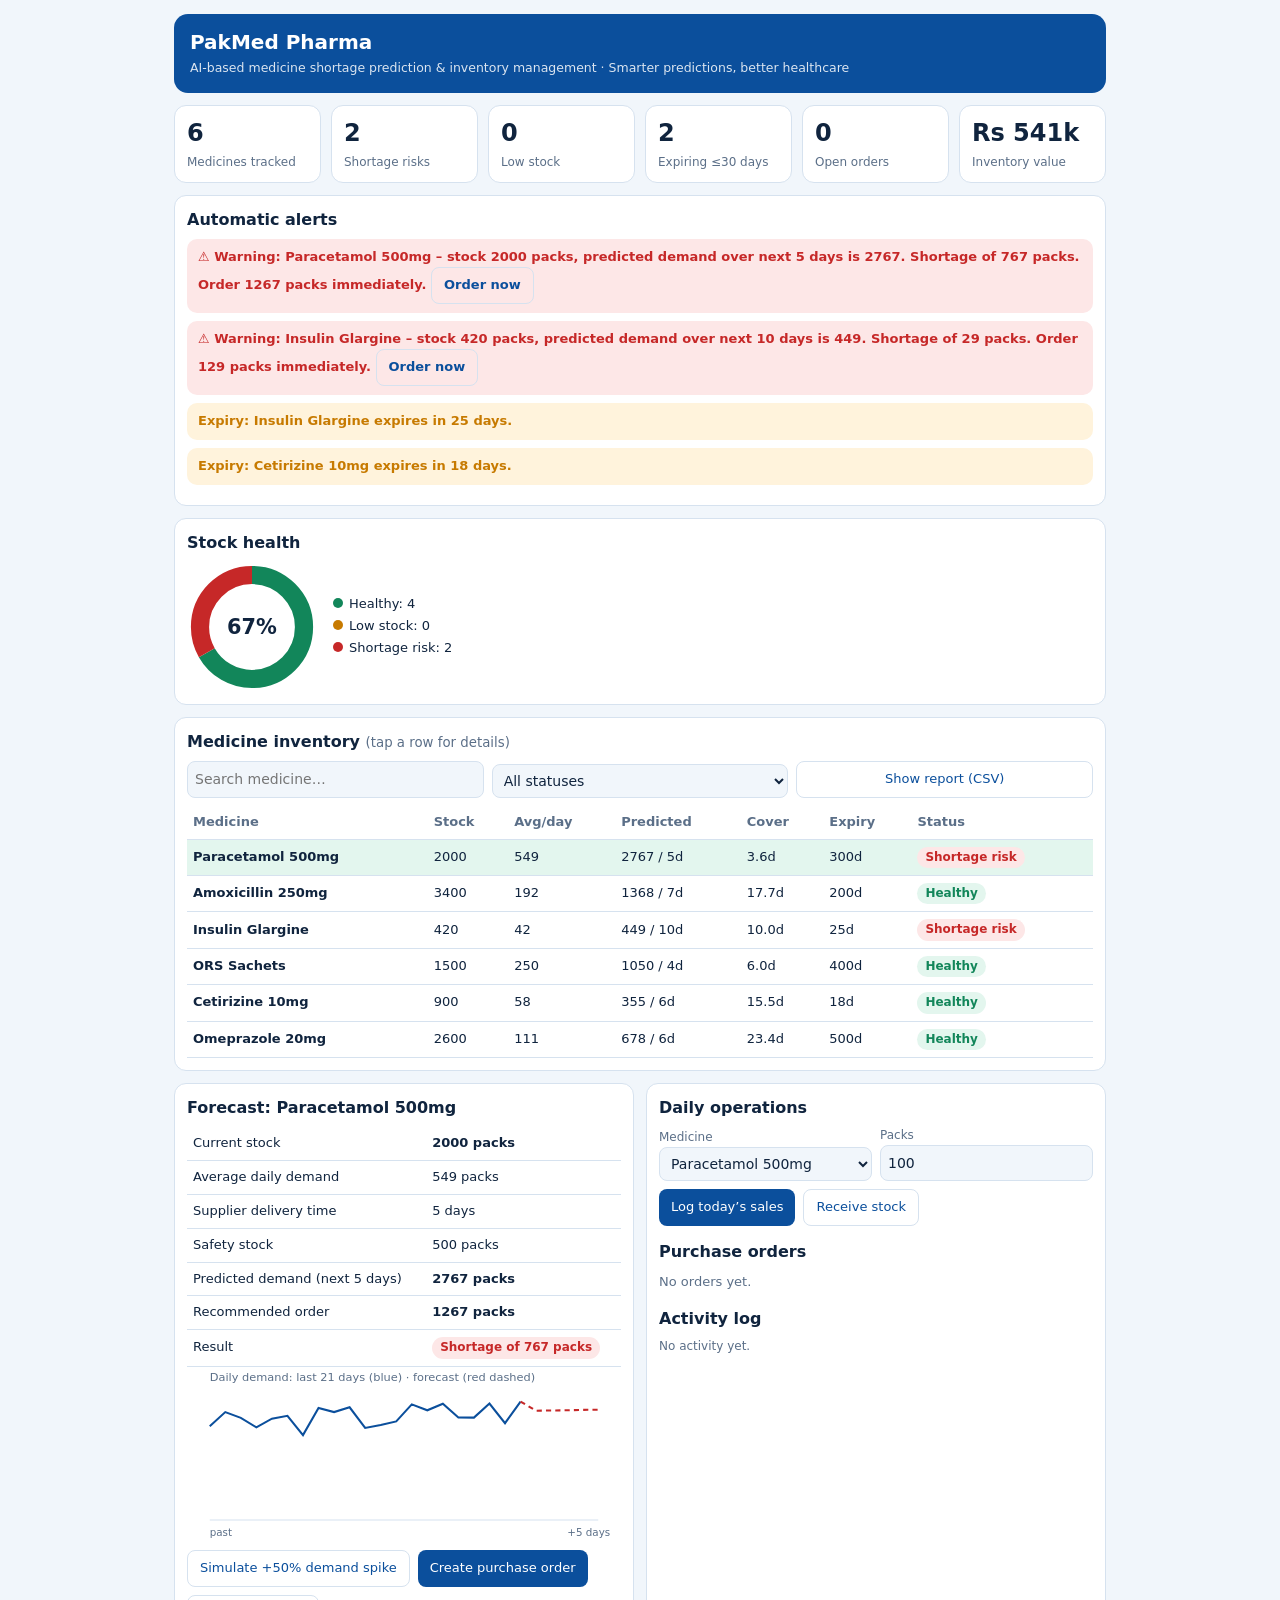
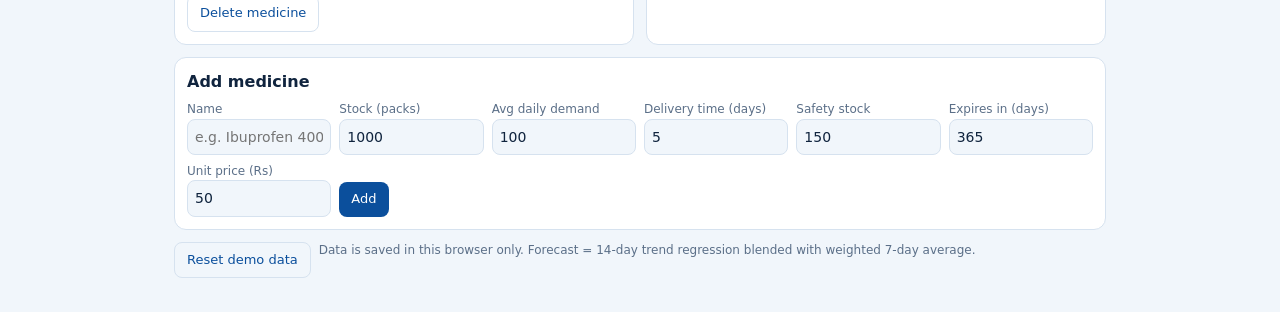
<file: index.html>
<!DOCTYPE html>
<html lang="en"><head><meta charset="utf-8">
<meta name="viewport" content="width=device-width, initial-scale=1, viewport-fit=cover">
<title>PakMed Pharma – Shortage Prediction System</title>
<link rel="stylesheet" href="style.css"></head><body><div class="w">
<div class="hd"><h1>PakMed Pharma</h1><small>AI-based medicine shortage prediction &amp; inventory management · Smarter predictions, better healthcare</small></div>
<div class="grid" id="kpi"></div>
<div class="c"><h2>Automatic alerts</h2><div id="alerts"></div></div>
<div class="c"><h2>Stock health</h2><div class="dn" id="dn"></div></div><div class="c"><h2>Medicine inventory <small style="font-weight:400;color:var(--mut)">(tap a row for details)</small></h2><div class="f" style="margin-bottom:8px"><input id="q" placeholder="Search medicine…" oninput="render()"><select id="fs" onchange="render()"><option value="">All statuses</option><option value="b">Shortage risk</option><option value="w">Low stock</option><option value="o">Healthy</option></select><button class="g" onclick="rep()">Show report (CSV)</button></div><textarea id="rp" readonly style="display:none;width:100%;height:130px;margin-bottom:8px;font:12px monospace;background:var(--bg);color:var(--tx);border:1px solid var(--bd);border-radius:8px"></textarea><div class="sc"><table id="tb"></table></div></div>
<div class="two">
<div class="c"><h2 id="dt">Demand forecast</h2><div id="det"></div><div id="ch"></div>
<div class="row"><button class="g" onclick="spike()">Simulate +50% demand spike</button><button onclick="mkPO(sel)">Create purchase order</button><button class="g" onclick="del()">Delete medicine</button></div></div>
<div class="c"><h2>Daily operations</h2>
<div class="f"><div><label>Medicine</label><select id="om"></select></div><div><label>Packs</label><input id="oq" type="number" min="1" value="100"></div></div>
<div class="row"><button onclick="sale()">Log today’s sales</button><button class="g" onclick="recv()">Receive stock</button></div>
<h2 style="margin-top:14px">Purchase orders</h2><div id="pos"></div><h2 style="margin-top:14px">Activity log</h2><div id="lg" style="font-size:12px;color:var(--mut)"></div></div></div>
<div class="c"><h2>Add medicine</h2>
<div class="f"><div><label>Name</label><input id="n" placeholder="e.g. Ibuprofen 400mg"></div><div><label>Stock (packs)</label><input id="s" type="number" value="1000"></div><div><label>Avg daily demand</label><input id="a" type="number" value="100"></div><div><label>Delivery time (days)</label><input id="l" type="number" value="5"></div><div><label>Safety stock</label><input id="sf" type="number" value="150"></div><div><label>Expires in (days)</label><input id="e" type="number" value="365"></div><div><label>Unit price (Rs)</label><input id="p" type="number" value="50"></div><div><button onclick="add()">Add</button></div></div></div>
<div class="row" style="margin-bottom:20px"><button class="g" onclick="reset()">Reset demo data</button><span style="color:var(--mut);font-size:12px">Data is saved in this browser only. Forecast = 14-day trend regression blended with weighted 7-day average.</span></div>
</div>
<script src="script.js"></script></body></html>
</file>
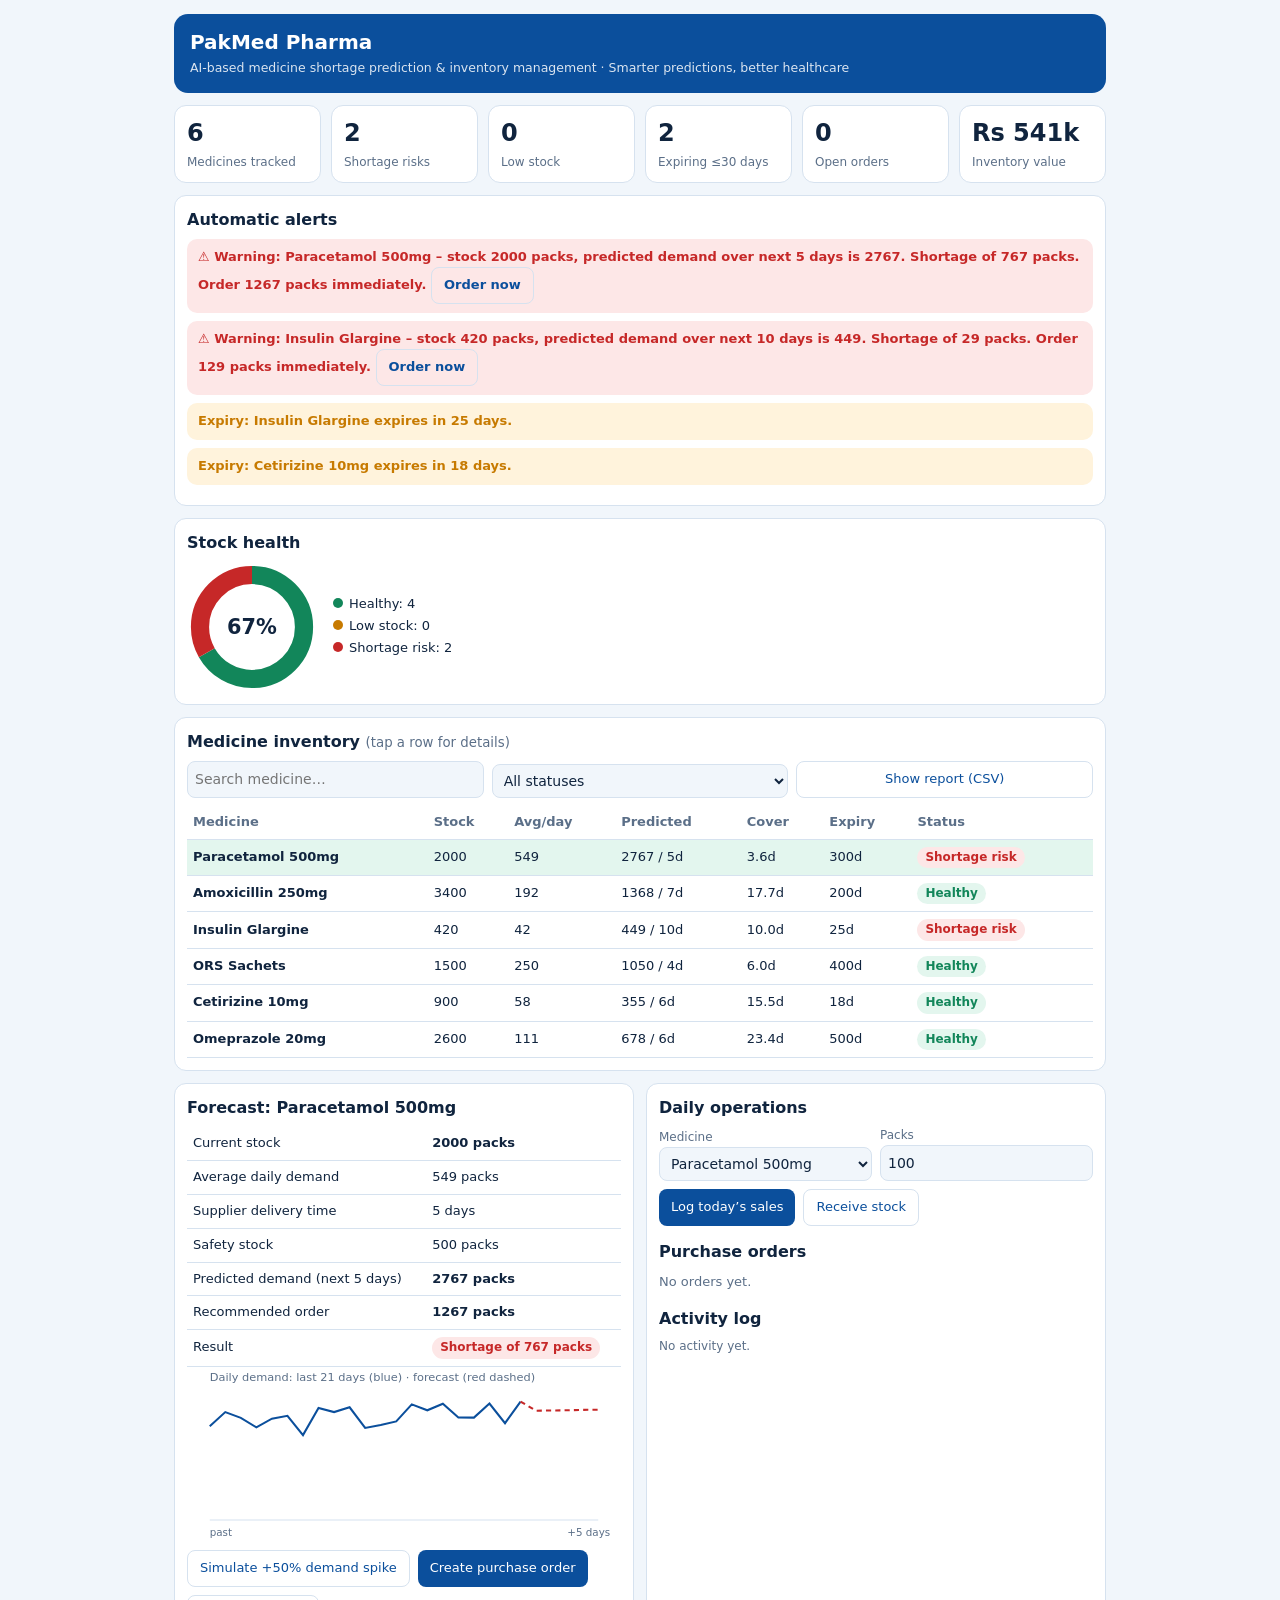
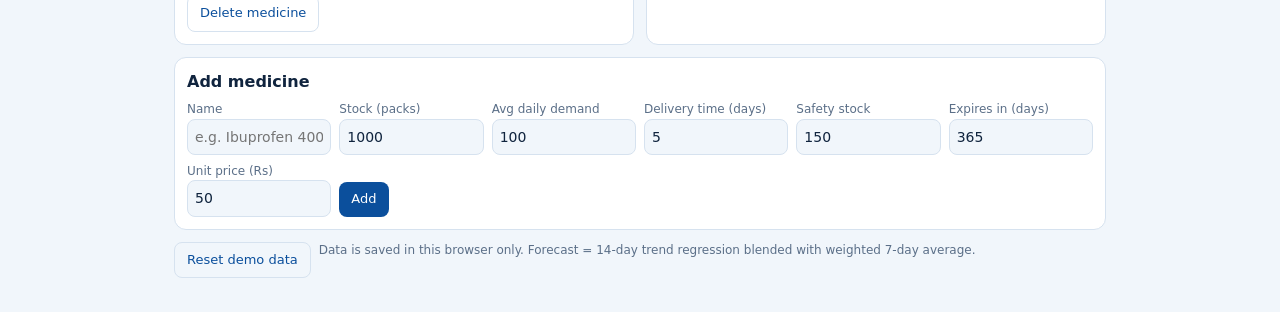
<file: pakmed.html>
<!DOCTYPE html>
<html lang="en"><head><meta charset="utf-8">
<meta name="viewport" content="width=device-width, initial-scale=1, viewport-fit=cover">
<title>PakMed Pharma – Shortage Prediction System</title>
<style>
:root{box-sizing:border-box;padding-top:env(safe-area-inset-top,0px);padding-bottom:env(safe-area-inset-bottom,0px);
--bg:#f1f6fb;--card:#fff;--tx:#10243e;--mut:#5b6f88;--pri:#0b4f9c;--ok:#12865a;--warn:#c77a00;--bad:#c62828;--bd:#d6e2ef;--okb:#e3f6ee;--wb:#fff3dc;--bb:#fde7e7}
@media (prefers-color-scheme:dark){:root:not([data-theme="light"]){--bg:#0c1624;--card:#14233a;--tx:#e6eefa;--mut:#9bb0ca;--pri:#5aa2ee;--ok:#3ccf8e;--warn:#f0b24a;--bad:#ff7b7b;--bd:#26405f;--okb:#12342b;--wb:#3a2f14;--bb:#3d1f24}}
:root[data-theme="dark"]{--bg:#0c1624;--card:#14233a;--tx:#e6eefa;--mut:#9bb0ca;--pri:#5aa2ee;--ok:#3ccf8e;--warn:#f0b24a;--bad:#ff7b7b;--bd:#26405f;--okb:#12342b;--wb:#3a2f14;--bb:#3d1f24}
html{scroll-padding-top:env(safe-area-inset-top,0px)}
*{box-sizing:border-box}
body{margin:0;background:var(--bg);color:var(--tx);font:15px/1.45 system-ui,-apple-system,"Segoe UI",Roboto,sans-serif}
.w{max-width:960px;margin:auto;padding:14px}
h1{font-size:20px;margin:0}h2{font-size:16px;margin:0 0 8px}
.hd{background:var(--pri);color:#fff;border-radius:14px;padding:14px 16px;margin-bottom:12px}
.hd small{opacity:.85}
.grid{display:grid;gap:10px;grid-template-columns:repeat(auto-fit,minmax(140px,1fr));margin-bottom:12px}
.k{background:var(--card);border:1px solid var(--bd);border-radius:12px;padding:10px 12px}
.k b{display:block;font-size:24px}.k span{color:var(--mut);font-size:12px}
.c{background:var(--card);border:1px solid var(--bd);border-radius:12px;padding:12px;margin-bottom:12px}
.sc{overflow-x:auto}
table{border-collapse:collapse;width:100%;min-width:560px}
th,td{text-align:left;padding:7px 6px;border-bottom:1px solid var(--bd);font-size:13px;white-space:nowrap}
th{color:var(--mut);font-weight:600}
tr.r{cursor:pointer}tr.sel{background:var(--okb)}
.b{display:inline-block;padding:2px 8px;border-radius:99px;font-size:12px;font-weight:600}
.s-ok{background:var(--okb);color:var(--ok)}.s-w{background:var(--wb);color:var(--warn)}.s-b{background:var(--bb);color:var(--bad)}
button{background:var(--pri);color:#fff;border:0;border-radius:8px;padding:8px 12px;font:inherit;font-size:13px;cursor:pointer}
button.g{background:transparent;color:var(--pri);border:1px solid var(--bd)}
input,select{font:inherit;font-size:14px;padding:7px;border:1px solid var(--bd);border-radius:8px;background:var(--bg);color:var(--tx);width:100%}
.f{display:grid;gap:8px;grid-template-columns:repeat(auto-fit,minmax(130px,1fr));align-items:end}
label{font-size:12px;color:var(--mut);display:block}
.al{padding:9px 11px;border-radius:10px;margin-bottom:8px;font-size:13px}
.al.b{display:block;border-radius:10px}
.row{display:flex;gap:8px;flex-wrap:wrap;margin-top:8px}
svg{width:100%;height:auto;display:block}
.two{display:grid;gap:12px;grid-template-columns:repeat(auto-fit,minmax(300px,1fr))}
.dn{display:flex;align-items:center;gap:16px;flex-wrap:wrap}.dn ul{list-style:none;margin:0;padding:0;font-size:13px}.dn li{margin:3px 0}.dt{display:inline-block;width:10px;height:10px;border-radius:50%;margin-right:6px}</style></head><body><div class="w">
<div class="hd"><h1>PakMed Pharma</h1><small>AI-based medicine shortage prediction &amp; inventory management · Smarter predictions, better healthcare</small></div>
<div class="grid" id="kpi"></div>
<div class="c"><h2>Automatic alerts</h2><div id="alerts"></div></div>
<div class="c"><h2>Stock health</h2><div class="dn" id="dn"></div></div><div class="c"><h2>Medicine inventory <small style="font-weight:400;color:var(--mut)">(tap a row for details)</small></h2><div class="f" style="margin-bottom:8px"><input id="q" placeholder="Search medicine…" oninput="render()"><select id="fs" onchange="render()"><option value="">All statuses</option><option value="b">Shortage risk</option><option value="w">Low stock</option><option value="o">Healthy</option></select><button class="g" onclick="rep()">Show report (CSV)</button></div><textarea id="rp" readonly style="display:none;width:100%;height:130px;margin-bottom:8px;font:12px monospace;background:var(--bg);color:var(--tx);border:1px solid var(--bd);border-radius:8px"></textarea><div class="sc"><table id="tb"></table></div></div>
<div class="two">
<div class="c"><h2 id="dt">Demand forecast</h2><div id="det"></div><div id="ch"></div>
<div class="row"><button class="g" onclick="spike()">Simulate +50% demand spike</button><button onclick="mkPO(sel)">Create purchase order</button><button class="g" onclick="del()">Delete medicine</button></div></div>
<div class="c"><h2>Daily operations</h2>
<div class="f"><div><label>Medicine</label><select id="om"></select></div><div><label>Packs</label><input id="oq" type="number" min="1" value="100"></div></div>
<div class="row"><button onclick="sale()">Log today’s sales</button><button class="g" onclick="recv()">Receive stock</button></div>
<h2 style="margin-top:14px">Purchase orders</h2><div id="pos"></div><h2 style="margin-top:14px">Activity log</h2><div id="lg" style="font-size:12px;color:var(--mut)"></div></div></div>
<div class="c"><h2>Add medicine</h2>
<div class="f"><div><label>Name</label><input id="n" placeholder="e.g. Ibuprofen 400mg"></div><div><label>Stock (packs)</label><input id="s" type="number" value="1000"></div><div><label>Avg daily demand</label><input id="a" type="number" value="100"></div><div><label>Delivery time (days)</label><input id="l" type="number" value="5"></div><div><label>Safety stock</label><input id="sf" type="number" value="150"></div><div><label>Expires in (days)</label><input id="e" type="number" value="365"></div><div><label>Unit price (Rs)</label><input id="p" type="number" value="50"></div><div><button onclick="add()">Add</button></div></div></div>
<div class="row" style="margin-bottom:20px"><button class="g" onclick="reset()">Reset demo data</button><span style="color:var(--mut);font-size:12px">Data is saved in this browser only. Forecast = 14-day trend regression blended with weighted 7-day average.</span></div>
</div>
<script>
var K='pakmed_v1',S={m:[],po:[]},sel=0,DAY=864e5;
function rng(s){return function(){s=(s*9301+49297)%233280;return s/233280}}
function hist(avg,tr,seed){var r=rng(seed),h=[];for(var i=0;i<30;i++){h.push(Math.max(0,Math.round(avg*(1+tr*(i-15)/30)*(0.85+r()*0.3))))}return h}
function seed(){var d=Date.now();S={po:[],m:[
{n:'Paracetamol 500mg',st:2000,l:5,sf:500,ex:d+300*DAY,h:hist(500,0.25,3)},
{n:'Amoxicillin 250mg',st:3400,l:7,sf:300,ex:d+200*DAY,h:hist(180,0.05,5)},
{n:'Insulin Glargine',st:420,l:10,sf:100,ex:d+25*DAY,h:hist(40,0.1,8)},
{n:'ORS Sachets',st:1500,l:4,sf:250,ex:d+400*DAY,h:hist(220,0.35,11)},
{n:'Cetirizine 10mg',st:900,l:6,sf:120,ex:d+18*DAY,h:hist(60,-0.1,13)},
{n:'Omeprazole 20mg',st:2600,l:6,sf:200,ex:d+500*DAY,h:hist(110,0,17)}]}}
function load(){try{var j=localStorage.getItem(K);if(j){S=JSON.parse(j);return}}catch(e){}seed()}
function save(){try{localStorage.setItem(K,JSON.stringify(S))}catch(e){}}
function esc(t){var x=document.createElement('div');x.textContent=t;return x.innerHTML}
function fc(m,days){var h=m.h.slice(-14),n=h.length,sx=0,sy=0,sxy=0,sxx=0;
for(var i=0;i<n;i++){sx+=i;sy+=h[i];sxy+=i*h[i];sxx+=i*i}
var b=(n*sxy-sx*sy)/(n*sxx-sx*sx||1),a=(sy-b*sx)/n,w=0,ws=0,l7=h.slice(-7);
l7.forEach(function(v,i){w+=v*(i+1);ws+=i+1});var wma=w/ws,out=[];
for(var d=1;d<=days;d++){var reg=a+b*(n-1+d);out.push(Math.max(0,Math.round(0.5*reg+0.5*(wma+b*d*0.5))))}return out}
function an(m){var f=fc(m,m.l),pred=f.reduce(function(x,y){return x+y},0),avg=Math.round(m.h.slice(-7).reduce(function(x,y){return x+y},0)/7)||1,
need=pred+m.sf,short=Math.max(0,pred-m.st),reorder=Math.max(0,need-m.st-S.po.filter(function(p){return p.m===m.n&&!p.done}).reduce(function(x,p){return x+p.q},0)),
cover=m.st/avg,ed=Math.round((m.ex-Date.now())/DAY),stat=m.st<pred?'b':(m.st<need?'w':'o');
return{f:f,pred:pred,avg:avg,need:need,short:short,reorder:reorder,cover:cover,ed:ed,stat:stat}}
var LB={b:['Shortage risk','s-b'],w:['Low stock','s-w'],o:['Healthy','s-ok']};
function render(){var A=S.m.map(an),cnt={b:0,w:0},exp=0;
A.forEach(function(a){if(a.stat!='o')cnt[a.stat]++;if(a.ed<=30)exp++});
if(sel>=S.m.length)sel=0;
document.getElementById('kpi').innerHTML=[[S.m.length,'Medicines tracked'],[cnt.b,'Shortage risks'],[cnt.w,'Low stock'],[exp,'Expiring ≤30 days'],[S.po.filter(function(p){return!p.done}).length,'Open orders'],['Rs '+Math.round(S.m.reduce(function(x,m){return x+m.st*(m.p||50)},0)/1000)+'k','Inventory value']].map(function(k){return'<div class="k"><b>'+k[0]+'</b><span>'+k[1]+'</span></div>'}).join('');
var al='';S.m.forEach(function(m,i){var a=A[i];
if(a.stat=='b')al+='<div class="al s-b b"><b>⚠ Warning: '+esc(m.n)+'</b> – stock '+m.st+' packs, predicted demand over next '+m.l+' days is '+a.pred+'. Shortage of '+a.short+' packs. Order '+a.reorder+' packs immediately. <button class="g" onclick="mkPO('+i+')">Order now</button></div>';
else if(a.stat=='w')al+='<div class="al s-w b"><b>'+esc(m.n)+'</b> – stock will dip below safety level ('+m.sf+') after delivery window. Plan a purchase of '+a.reorder+' packs. <button class="g" onclick="mkPO('+i+')">Order</button></div>';
if(a.ed<=30)al+='<div class="al s-w b"><b>Expiry:</b> '+esc(m.n)+' expires in '+Math.max(a.ed,0)+' days'+(a.cover>a.ed?' – stock covers '+Math.round(a.cover)+' days, so some may expire unsold. Consider discounts or transfer.':'.')+'</div>'});
document.getElementById('alerts').innerHTML=al||'<div class="al s-ok b">All medicines are healthy. No alerts.</div>';
var t='<tr><th>Medicine</th><th>Stock</th><th>Avg/day</th><th>Predicted</th><th>Cover</th><th>Expiry</th><th>Status</th></tr>';
var qq=document.getElementById('q').value.toLowerCase(),fs=document.getElementById('fs').value;S.m.forEach(function(m,i){var a=A[i];if((qq&&m.n.toLowerCase().indexOf(qq)<0)||(fs&&a.stat!==fs))return;t+='<tr class="r'+(i==sel?' sel':'')+'" onclick="sel='+i+';render()"><td><b>'+esc(m.n)+'</b></td><td>'+m.st+'</td><td>'+a.avg+'</td><td>'+a.pred+' / '+m.l+'d</td><td>'+a.cover.toFixed(1)+'d</td><td>'+a.ed+'d</td><td><span class="b '+LB[a.stat][1]+'">'+LB[a.stat][0]+'</span></td></tr>'});
document.getElementById('tb').innerHTML=t;
document.getElementById('om').innerHTML=S.m.map(function(m,i){return'<option value="'+i+'"'+(i==sel?' selected':'')+'>'+esc(m.n)+'</option>'}).join('');
var m=S.m[sel],a=A[sel];document.getElementById('dt').textContent='Forecast: '+m.n;
document.getElementById('det').innerHTML='<table style="min-width:0"><tr><td>Current stock</td><td><b>'+m.st+' packs</b></td></tr><tr><td>Average daily demand</td><td>'+a.avg+' packs</td></tr><tr><td>Supplier delivery time</td><td>'+m.l+' days</td></tr><tr><td>Safety stock</td><td>'+m.sf+' packs</td></tr><tr><td>Predicted demand (next '+m.l+' days)</td><td><b>'+a.pred+' packs</b></td></tr><tr><td>Recommended order</td><td><b>'+a.reorder+' packs</b></td></tr><tr><td>Result</td><td><span class="b '+LB[a.stat][1]+'">'+(a.stat=='b'?'Shortage of '+a.short+' packs':LB[a.stat][0])+'</span></td></tr></table>';
chart(m,a);donut(A);document.getElementById('lg').innerHTML=(S.log||[]).slice(-8).reverse().map(function(x){return'• '+esc(x)}).join('<br>')||'No activity yet.';
document.getElementById('pos').innerHTML=S.po.length?S.po.slice().reverse().slice(0,8).map(function(p){var i=S.po.indexOf(p);return'<div class="al s-ok b" style="background:var(--bg)">'+esc(p.m)+' · '+p.q+' packs · '+(p.done?'received':'ordered')+(p.done?'':' <button class="g" onclick="rcv('+i+')">Mark received</button>')+'</div>'}).join(''):'<span style="color:var(--mut);font-size:13px">No orders yet.</span>';
save()}
function chart(m,a){var h=m.h.slice(-21),f=a.f,all=h.concat(f),mx=Math.max.apply(null,all)*1.1||1,W=420,H=170,p=22,n=all.length;
function X(i){return p+i*(W-2*p)/(n-1)}function Y(v){return H-p-v/mx*(H-2*p)}
var l1=h.map(function(v,i){return X(i)+','+Y(v)}).join(' '),l2=[X(h.length-1)+','+Y(h[h.length-1])].concat(f.map(function(v,i){return X(h.length+i)+','+Y(v)})).join(' ');
document.getElementById('ch').innerHTML='<svg viewBox="0 0 '+W+' '+H+'" role="img" aria-label="Demand history and forecast"><line x1="'+p+'" y1="'+(H-p)+'" x2="'+(W-p)+'" y2="'+(H-p)+'" stroke="var(--bd)"/><polyline points="'+l1+'" fill="none" stroke="var(--pri)" stroke-width="2"/><polyline points="'+l2+'" fill="none" stroke="var(--bad)" stroke-width="2" stroke-dasharray="5 4"/><text x="'+p+'" y="14" font-size="11" fill="var(--mut)">Daily demand: last 21 days (blue) · forecast (red dashed)</text><text x="'+p+'" y="'+(H-6)+'" font-size="10" fill="var(--mut)">past</text><text x="'+(W-p-30)+'" y="'+(H-6)+'" font-size="10" fill="var(--mut)">+'+m.l+' days</text></svg>'}
function lg(t){S.log=S.log||[];S.log.push(new Date().toLocaleDateString()+' – '+t);if(S.log.length>40)S.log.shift()}
function donut(A){var c={o:0,w:0,b:0},col={o:'var(--ok)',w:'var(--warn)',b:'var(--bad)'},n=A.length||1,C=251.3,off=0,s='';A.forEach(function(a){c[a.stat]++});
['o','w','b'].forEach(function(k){var l=c[k]/n*C;if(l)s+='<circle cx="50" cy="50" r="40" fill="none" stroke="'+col[k]+'" stroke-width="14" stroke-dasharray="'+l+' '+(C-l)+'" stroke-dashoffset="'+(-off)+'" transform="rotate(-90 50 50)"/>';off+=l});
document.getElementById('dn').innerHTML='<svg viewBox="0 0 100 100" style="width:130px">'+s+'<text x="50" y="55" text-anchor="middle" font-size="16" font-weight="700" fill="var(--tx)">'+Math.round(c.o/n*100)+'%</text></svg><ul><li><span class="dt" style="background:var(--ok)"></span>Healthy: '+c.o+'</li><li><span class="dt" style="background:var(--warn)"></span>Low stock: '+c.w+'</li><li><span class="dt" style="background:var(--bad)"></span>Shortage risk: '+c.b+'</li></ul>'}
function rep(){var r=document.getElementById('rp'),t='Medicine,Stock,AvgDaily,PredictedDemand,SafetyStock,Reorder,Status,ExpiryDays';S.m.forEach(function(m){var a=an(m);t+='\n'+m.n+','+m.st+','+a.avg+','+a.pred+','+m.sf+','+a.reorder+','+LB[a.stat][0]+','+a.ed});r.value=t;r.style.display=r.style.display=='none'?'block':'none'}
function del(){if(S.m.length<2)return;lg('Removed '+S.m[sel].n);S.m.splice(sel,1);sel=0;render()}
function qty(){var q=parseInt(document.getElementById('oq').value);return q>0?q:0}
function pick(){return parseInt(document.getElementById('om').value)||0}
function sale(){var q=qty(),m=S.m[pick()];if(!q)return;m.h.push(q);m.st=Math.max(0,m.st-q);lg(q+' packs of '+m.n+' sold');sel=pick();render()}
function recv(){var q=qty(),m=S.m[pick()];if(!q)return;m.st+=q;lg(q+' packs of '+m.n+' received');sel=pick();render()}
function mkPO(i){var m=S.m[i],a=an(m);if(!a.reorder){lg('No order needed for '+m.n);render();return}S.po.push({m:m.n,q:a.reorder,done:false});lg('Purchase order: '+a.reorder+' packs of '+m.n);render()}
function rcv(i){var p=S.po[i];if(p.done)return;p.done=true;lg('Order received: '+p.q+' packs of '+p.m);S.m.forEach(function(m){if(m.n===p.m)m.st+=p.q});render()}
function spike(){var m=S.m[sel];lg('Simulated +50% demand spike for '+m.n);for(var i=1;i<=5;i++){m.h[m.h.length-i]=Math.round(m.h[m.h.length-i]*1.5)}render()}
function add(){var g=function(i){return parseFloat(document.getElementById(i).value)||0},n=document.getElementById('n').value.trim();
if(!n||g('a')<=0)return;var r=rng(Date.now()%1000+1),h=[];for(var i=0;i<30;i++)h.push(Math.round(g('a')*(0.85+r()*0.3)));
S.m.push({n:n,st:g('s'),l:Math.max(1,g('l')),sf:g('sf'),ex:Date.now()+g('e')*DAY,p:g('p')||50,h:h});lg('Added medicine '+n);sel=S.m.length-1;document.getElementById('n').value='';render()}
function reset(){seed();sel=0;render()}
load();render();
</script></body></html>
</file>
<file: style.css>
:root{box-sizing:border-box;padding-top:env(safe-area-inset-top,0px);padding-bottom:env(safe-area-inset-bottom,0px);
--bg:#f1f6fb;--card:#fff;--tx:#10243e;--mut:#5b6f88;--pri:#0b4f9c;--ok:#12865a;--warn:#c77a00;--bad:#c62828;--bd:#d6e2ef;--okb:#e3f6ee;--wb:#fff3dc;--bb:#fde7e7}
@media (prefers-color-scheme:dark){:root:not([data-theme="light"]){--bg:#0c1624;--card:#14233a;--tx:#e6eefa;--mut:#9bb0ca;--pri:#5aa2ee;--ok:#3ccf8e;--warn:#f0b24a;--bad:#ff7b7b;--bd:#26405f;--okb:#12342b;--wb:#3a2f14;--bb:#3d1f24}}
:root[data-theme="dark"]{--bg:#0c1624;--card:#14233a;--tx:#e6eefa;--mut:#9bb0ca;--pri:#5aa2ee;--ok:#3ccf8e;--warn:#f0b24a;--bad:#ff7b7b;--bd:#26405f;--okb:#12342b;--wb:#3a2f14;--bb:#3d1f24}
html{scroll-padding-top:env(safe-area-inset-top,0px)}
*{box-sizing:border-box}
body{margin:0;background:var(--bg);color:var(--tx);font:15px/1.45 system-ui,-apple-system,"Segoe UI",Roboto,sans-serif}
.w{max-width:960px;margin:auto;padding:14px}
h1{font-size:20px;margin:0}h2{font-size:16px;margin:0 0 8px}
.hd{background:var(--pri);color:#fff;border-radius:14px;padding:14px 16px;margin-bottom:12px}
.hd small{opacity:.85}
.grid{display:grid;gap:10px;grid-template-columns:repeat(auto-fit,minmax(140px,1fr));margin-bottom:12px}
.k{background:var(--card);border:1px solid var(--bd);border-radius:12px;padding:10px 12px}
.k b{display:block;font-size:24px}.k span{color:var(--mut);font-size:12px}
.c{background:var(--card);border:1px solid var(--bd);border-radius:12px;padding:12px;margin-bottom:12px}
.sc{overflow-x:auto}
table{border-collapse:collapse;width:100%;min-width:560px}
th,td{text-align:left;padding:7px 6px;border-bottom:1px solid var(--bd);font-size:13px;white-space:nowrap}
th{color:var(--mut);font-weight:600}
tr.r{cursor:pointer}tr.sel{background:var(--okb)}
.b{display:inline-block;padding:2px 8px;border-radius:99px;font-size:12px;font-weight:600}
.s-ok{background:var(--okb);color:var(--ok)}.s-w{background:var(--wb);color:var(--warn)}.s-b{background:var(--bb);color:var(--bad)}
button{background:var(--pri);color:#fff;border:0;border-radius:8px;padding:8px 12px;font:inherit;font-size:13px;cursor:pointer}
button.g{background:transparent;color:var(--pri);border:1px solid var(--bd)}
input,select{font:inherit;font-size:14px;padding:7px;border:1px solid var(--bd);border-radius:8px;background:var(--bg);color:var(--tx);width:100%}
.f{display:grid;gap:8px;grid-template-columns:repeat(auto-fit,minmax(130px,1fr));align-items:end}
label{font-size:12px;color:var(--mut);display:block}
.al{padding:9px 11px;border-radius:10px;margin-bottom:8px;font-size:13px}
.al.b{display:block;border-radius:10px}
.row{display:flex;gap:8px;flex-wrap:wrap;margin-top:8px}
svg{width:100%;height:auto;display:block}
.two{display:grid;gap:12px;grid-template-columns:repeat(auto-fit,minmax(300px,1fr))}
.dn{display:flex;align-items:center;gap:16px;flex-wrap:wrap}.dn ul{list-style:none;margin:0;padding:0;font-size:13px}.dn li{margin:3px 0}.dt{display:inline-block;width:10px;height:10px;border-radius:50%;margin-right:6px}
</file>
